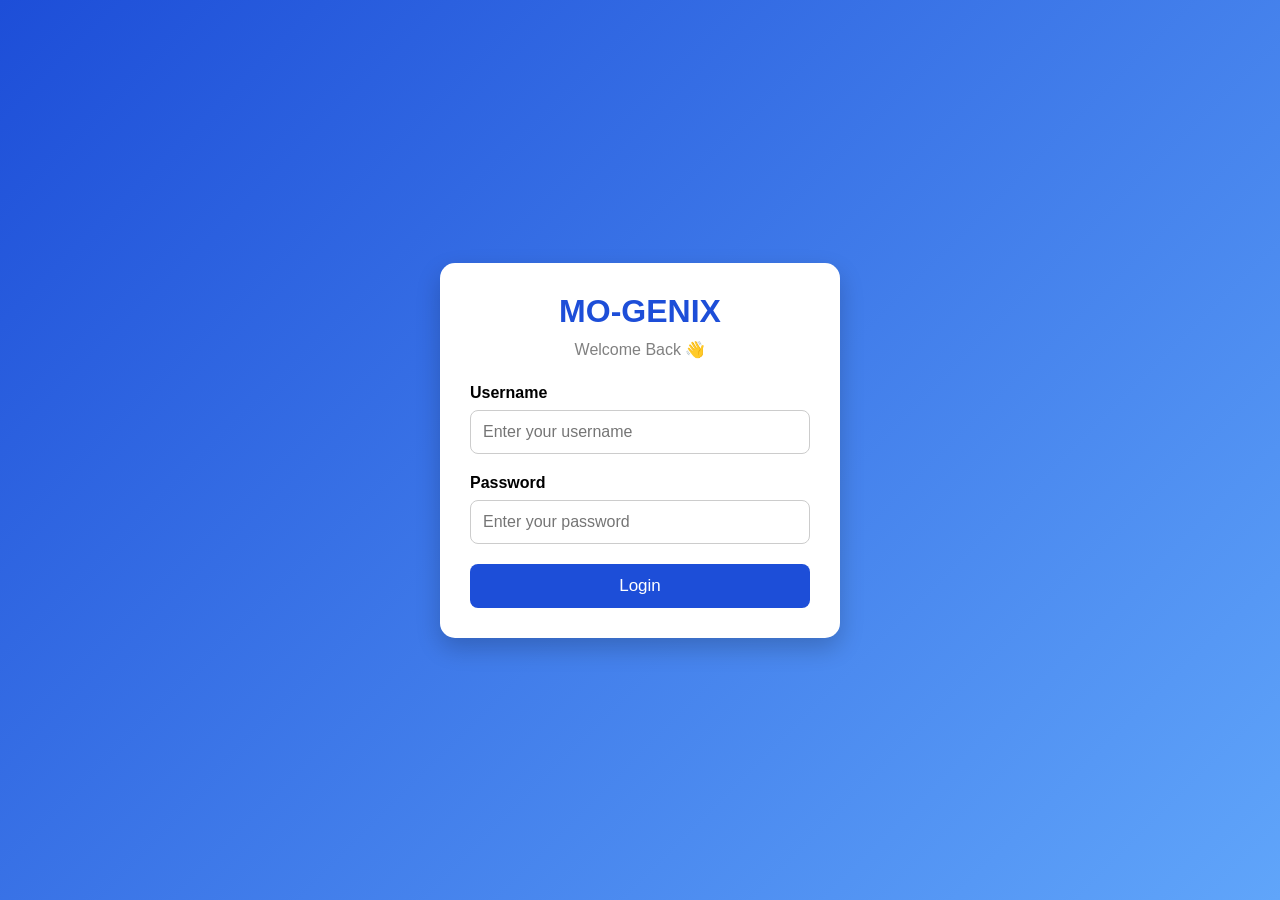
<file: index.html>
<!DOCTYPE html>
<html lang="en">

<head>

    <meta charset="UTF-8">

    <meta name="viewport" content="width=device-width, initial-scale=1.0">

    <title>Login</title>

    <link rel="stylesheet" href="MO1.CSS">

</head>

<body>

    <div class="login-container">

        <div class="login-box">

            <h1>MO-GENIX</h1>

            <p>Welcome Back 👋</p>

            <form id="loginForm">

                <label>Username</label>

                <input
                    type="text"
                    id="username"
                    placeholder="Enter your username"
                    required
                >

                <label>Password</label>

                <input
                    type="password"
                    id="password"
                    placeholder="Enter your password"
                    required
                >

                <button type="submit">
                    Login
                </button>

            </form>

        </div>

    </div>

    <script src="MO1.JS"></script>

</body>

</html>
</file>
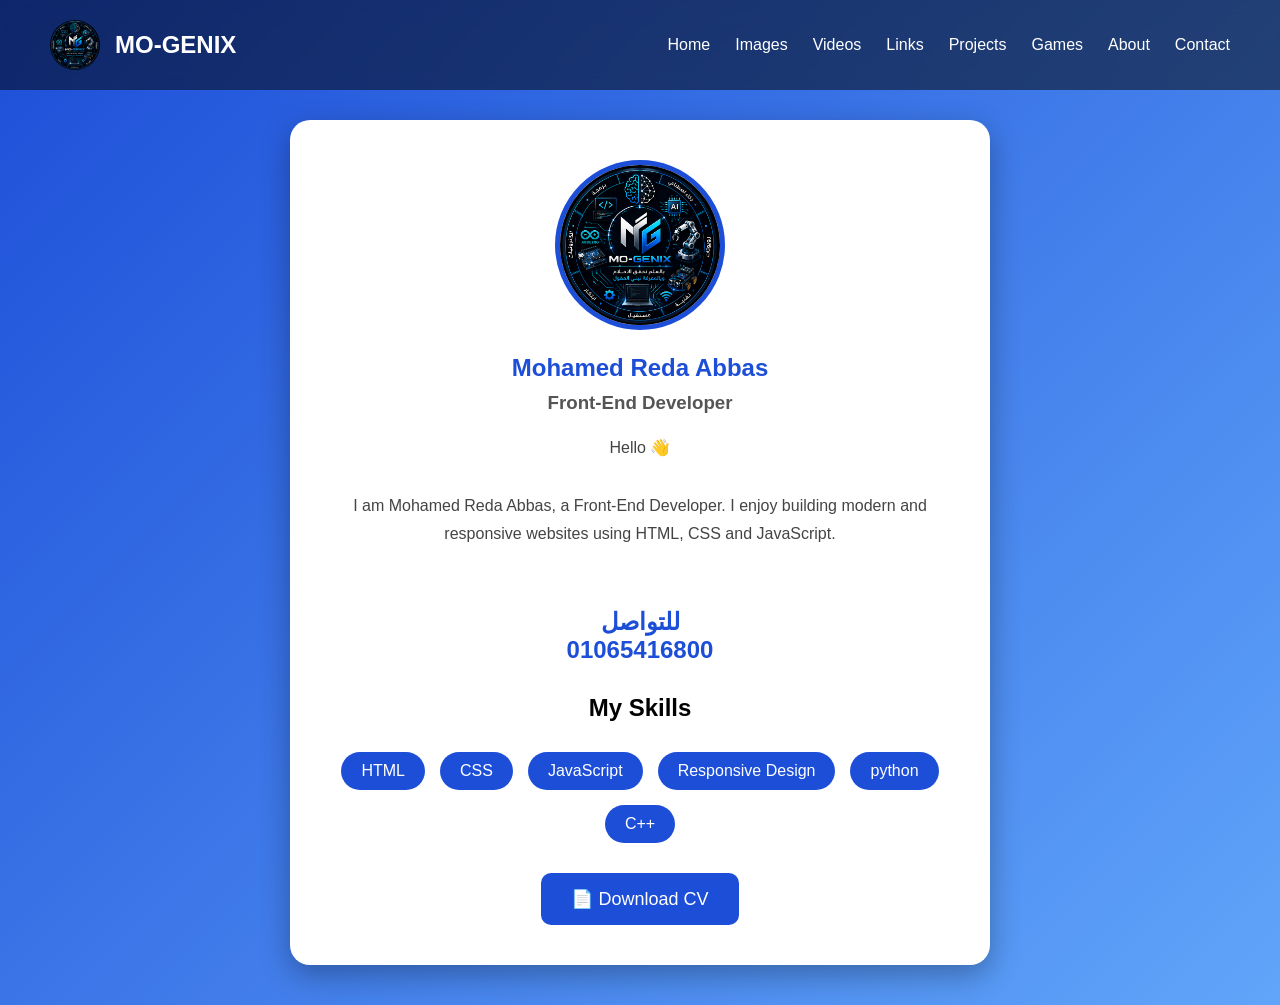
<file: ABOUT.HTML>
<!DOCTYPE html>
<html lang="en">

<head>

    <meta charset="UTF-8">
    <meta name="viewport" content="width=device-width, initial-scale=1.0">

    <title>About Me</title>

    <link rel="stylesheet" href="ABOUT.CSS">

</head>

<body>

    <nav class="navbar">

        <div class="logo">

            <img src="i3.png" alt="Logo" width="50">

            <h2>MO-GENIX</h2>

        </div>

        <div class="nav-links">

         <a href="HOME.HTML">Home</a>
    <a href="IMAGES.HTML">Images</a>
    <a href="VIDEOS.HTML">Videos</a>
    <a href="LINKS.HTML">Links</a>
    <a href="PROJECTS.HTML">Projects</a>
    <a href="GAMES.HTML">Games</a>
    <a href="ABOUT.HTML">About</a>
    <a href="CONTACT.HTML">Contact</a>


        </div>

    </nav>

    <section class="about">

        <div class="about-card">

            <img src="i3.png" alt="Profile">

            <h1>Mohamed Reda Abbas</h1>

            <h3>Front-End Developer</h3>

            <p>
                Hello 👋<br><br>

                I am Mohamed Reda Abbas, a Front-End Developer.
                I enjoy building modern and responsive websites
                using HTML, CSS and JavaScript.
                <br><br>
 
                <h1>للتواصل<br>  01065416800</h1>

            </p>

            <h2>My Skills</h2>

            <div class="skills">

                <span>HTML</span>
                <span>CSS</span>
                <span>JavaScript</span>
                <span>Responsive Design</span>
                <span>python</span>
                <span>C++</span>

            </div>

            <button id="cvBtn">
                📄 Download CV
            </button>

        </div>



    </section>

    <script src="ABOUT.JS"></script>

</body>

</html>
</file>
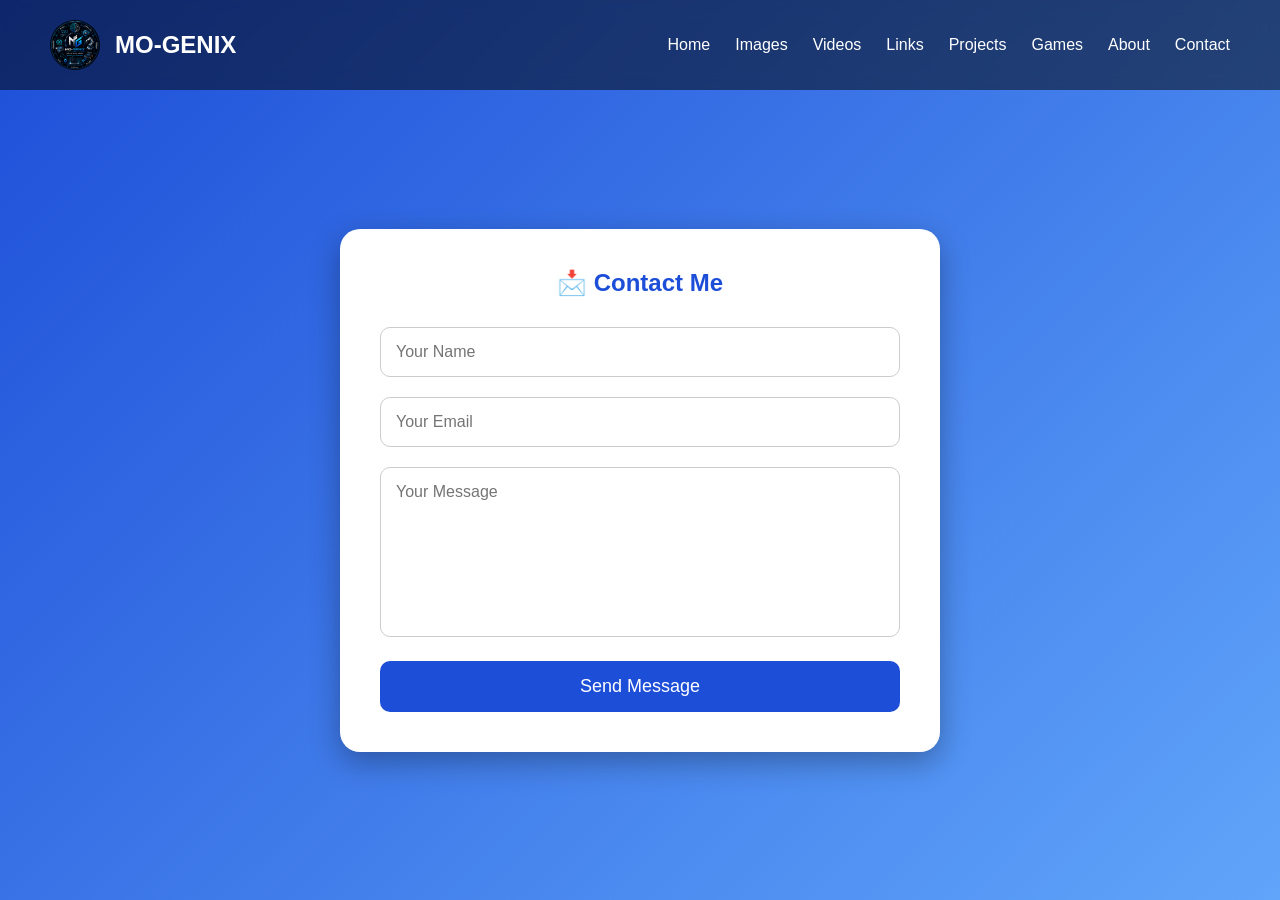
<file: CONTACT.HTML>
<!DOCTYPE html>
<html lang="en">

<head>

    <meta charset="UTF-8">
    <meta name="viewport" content="width=device-width, initial-scale=1.0">

    <title>Contact</title>

    <link rel="stylesheet" href="CONTACT.CSS">

</head>

<body>

<nav class="navbar">

    <div class="logo">

        <img src="i3.png" alt="Logo" width="50">

        <h2>MO-GENIX</h2>

    </div>

    <div class="nav-links">

         <a href="HOME.HTML">Home</a>
    <a href="IMAGES.HTML">Images</a>
    <a href="VIDEOS.HTML">Videos</a>
    <a href="LINKS.HTML">Links</a>
    <a href="PROJECTS.HTML">Projects</a>
    <a href="GAMES.HTML">Games</a>
    <a href="ABOUT.HTML">About</a>
    <a href="CONTACT.HTML">Contact</a>


    </div>

</nav>

<section class="contact">

    <div class="contact-box">

        <h1>📩 Contact Me</h1>

        <input type="text" placeholder="Your Name">

        <input type="email" placeholder="Your Email">

        <textarea placeholder="Your Message"></textarea>

        <button id="sendBtn">Send Message</button>

    </div>

</section>

<script src="CONTACT.JS"></script>

</body>

</html>
</file>
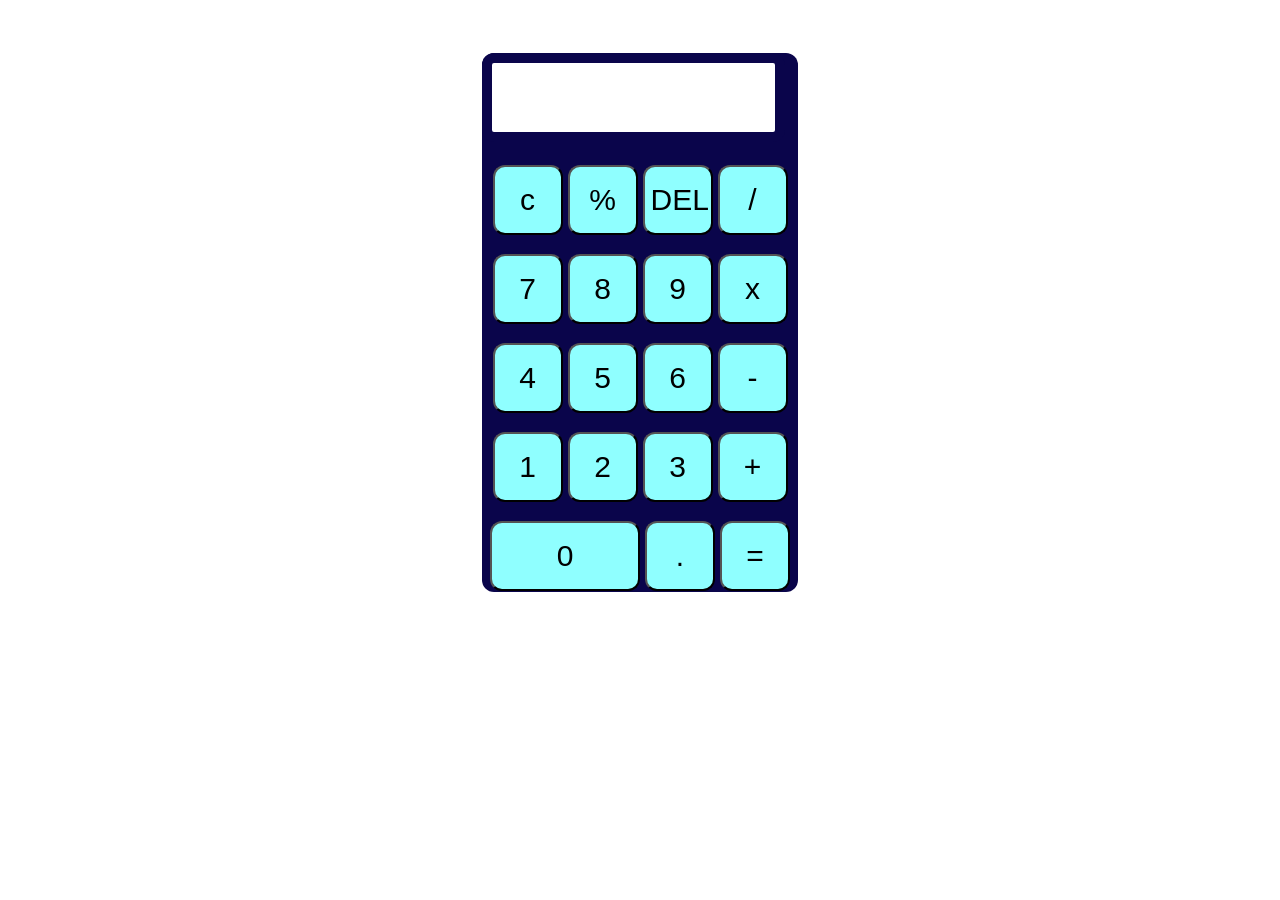
<file: cxz.html>
<!DOCTYPE html>
<html>
    <head>
        <title>
            الة حاسبة عبر الانتر نت 
        </title>

        <link rel="stylesheet" href="cxz.css">
    </head>
    <body>

<form>
<input type="text" id="display">
<br>

<div class="row">
<button type="button" id="btnC">c</button>
<button type="button" id="btnPercent">%</button>
<button  type="button" id="btnDLE">DEL</button>
<button type="button"  id="btndivide">/</button>
</div>
<br>

<div class="row">
<button type="button"  id="btn7">7</button>
<button  type="button" id="btn8">8</button>
<button  type="button" id="btn9">9</button>
<button  type="button" id="btnmultiply">x</button>
</div>
<br>

<div class="row">
<button type="button"  id="btn4">4</button>
<button  type="button" id="btn5">5</button>
<button type="button"  id="btn6">6</button>
<button  type="button" id="btnminus">-</button>
</div>
<br>

<div class="row">
<button type="button" id="btn1">1</button>
<button  type="button" id="btn2">2</button>
<button  type="button" id="btn3">3</button>
<button  type="button" id="btnplus">+</button>
</div>
<br>

<div class="row">
<button  type="button" id="btn0">0</button>
<button  type="button" id="btnDot">.</button>
<button  type="button" id="btnEqual">=</button>
</div>
</form>  

<script src="cxz.js"></script>
    </body>
</html>
</file>
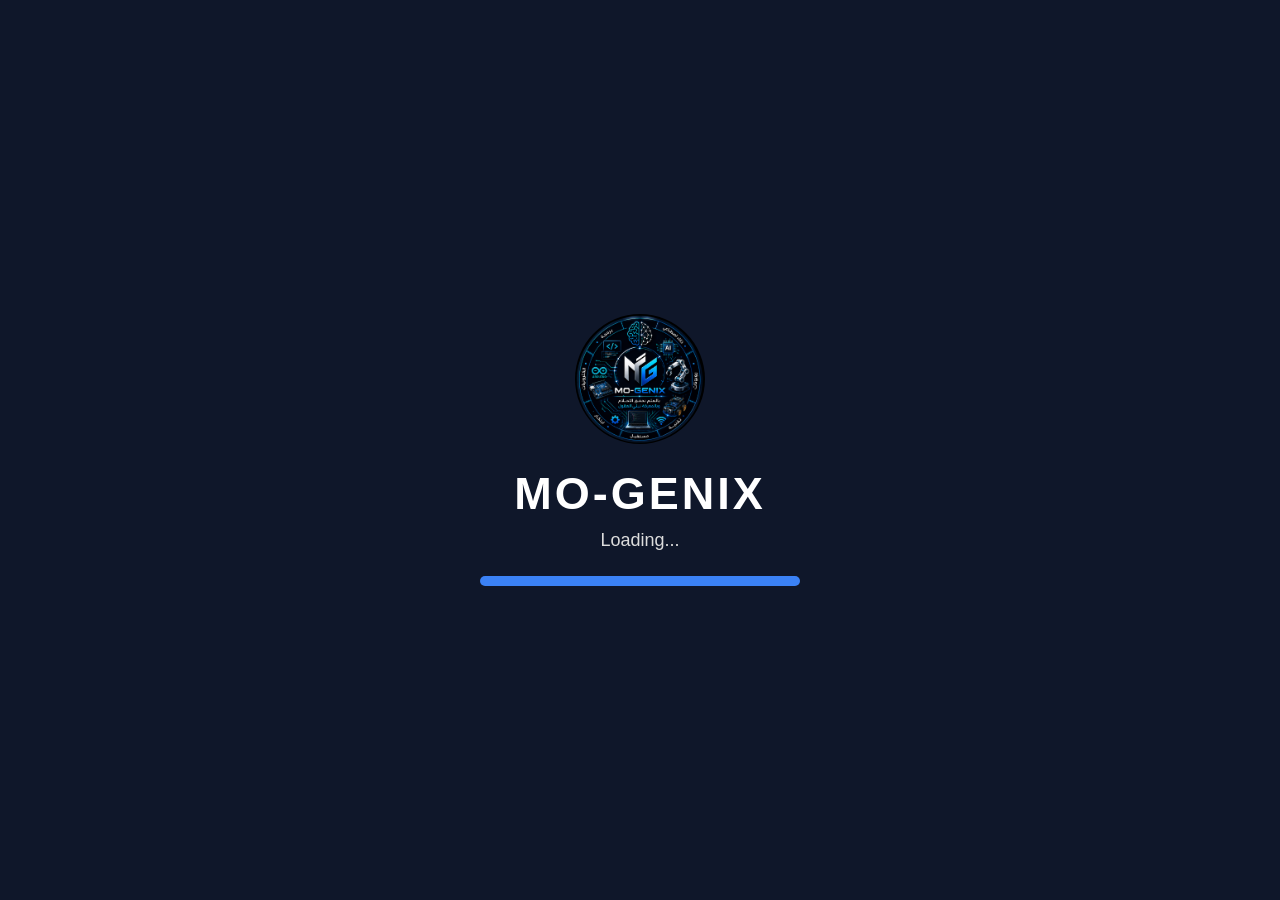
<file: HOME.HTML>
<!DOCTYPE html>
<html lang="en">

<head>
    <meta charset="UTF-8">
    <meta name="viewport" content="width=device-width, initial-scale=1.0">
    <title>Home</title>

    <link rel="stylesheet" href="HOME.CSS">
</head>

<body>


<div id="loader">

    <div class="loader-content">

        <img src="i3.png" alt="Logo" class="loader-logo">

        <h1>MO-GENIX</h1>

        <p>Loading...</p>

        <div class="loading-bar">

            <div class="loading-fill"></div>

        </div>

    </div>

</div>


    <nav class="navbar">

   <div class="logo">

    <img src="i3.png" alt="Logo">

    <h2>MO-GENIX</h2>

</div>

    <div class="nav-links">

    <a href="HOME.HTML">Home</a>
    <a href="IMAGES.HTML">Images</a>
    <a href="VIDEOS.HTML">Videos</a>
    <a href="LINKS.HTML">Links</a>
    <a href="PROJECTS.HTML">Projects</a>
    <a href="GAMES.HTML">Games</a>
    <a href="ABOUT.HTML">About</a>
    <a href="CONTACT.HTML">Contact</a>

    <button id="themeBtn">🌙</button>

</div>

</nav>

<div class="home">


    <audio id="welcomeAudio">
    <source src="WelcomeAudio.mp3" type="audio/mpeg">
</audio>


    <div class="overlay">

       <h1 id="welcomeText"></h1>

<h2 id="greeting"></h2>

<h3 id="clock"></h3>

<h3 id="date"></h3>

<p class="subtitle">
    Glad To See You Again ❤️
</p>

        <div class="home-buttons">

    <button id="imagesBtn">📷 Images</button>

    <button id="videosBtn">🎥 Videos</button>

    <button id="linksBtn">🔗 Links</button>

    <button id="projectsBtn">💻 Projects</button>

    <button id="gamesBtn">🎮 Games</button>

    <button id="aboutBtn">👤 About</button>

    <button id="contactBtn">📩 Contact</button>

</div>
    </div>

</div>


<button id="topBtn">⬆</button>


</body>

<script src="HOME.JS"></script>

</html>
</file>
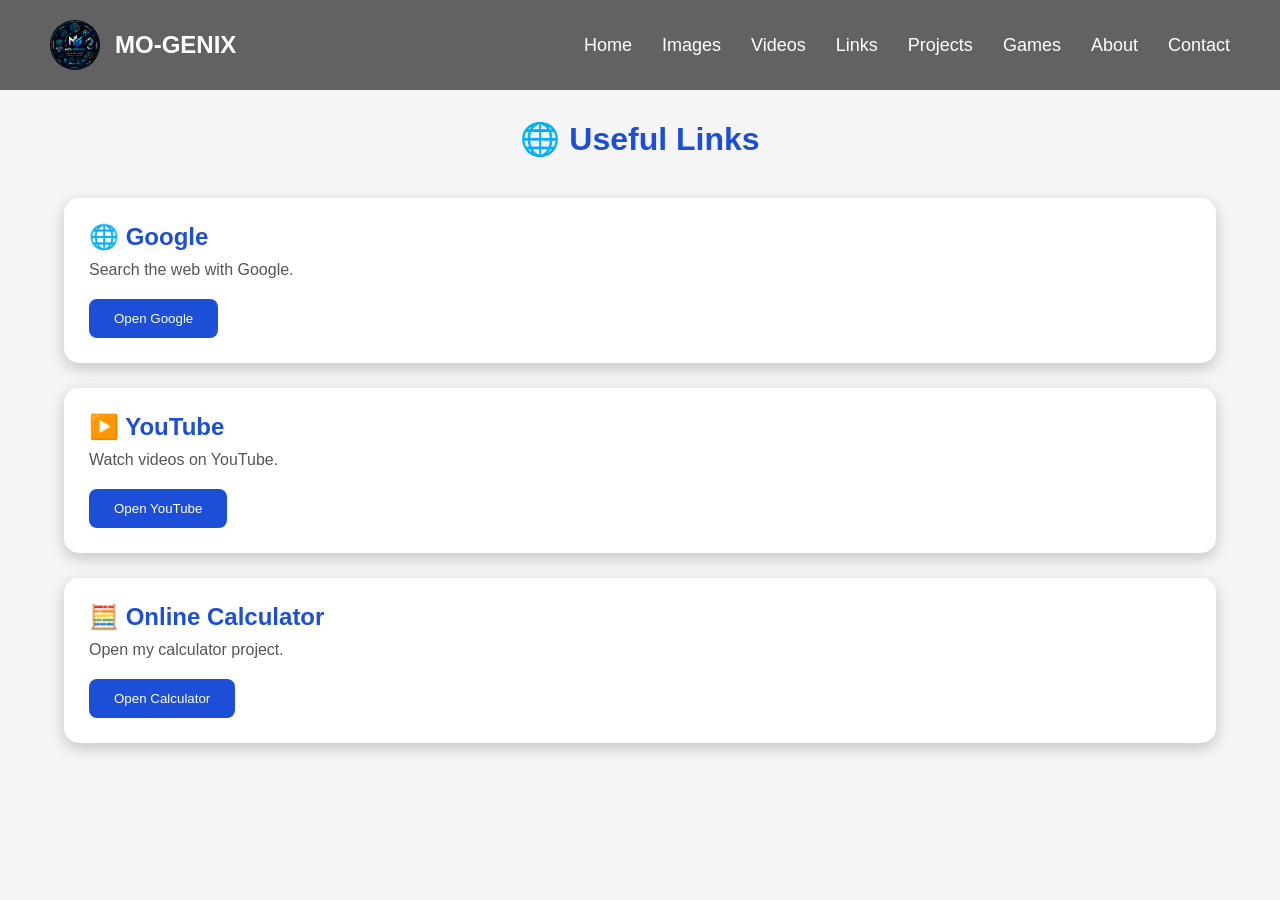
<file: LINKS.HTML>
<!DOCTYPE html>
<html lang="en">

<head>

    <meta charset="UTF-8">
    <meta name="viewport" content="width=device-width, initial-scale=1.0">
    <title>Links</title>

    <link rel="stylesheet" href="LINKS.CSS">

</head>

<body>

    <nav class="navbar">

    <div class="logo">

        <img src="i3.png" alt="Logo">

        <h2>MO-GENIX</h2>

    </div>

<div class="nav-links">

     <a href="HOME.HTML">Home</a>
    <a href="IMAGES.HTML">Images</a>
    <a href="VIDEOS.HTML">Videos</a>
    <a href="LINKS.HTML">Links</a>
    <a href="PROJECTS.HTML">Projects</a>
    <a href="GAMES.HTML">Games</a>
    <a href="ABOUT.HTML">About</a>
    <a href="CONTACT.HTML">Contact</a>

</div>
</nav>

<div class="links-container">

    <h1>🌐 Useful Links</h1>

    <div class="link-card">

        <h2>🌐 Google</h2>

        <p>Search the web with Google.</p>

        <a href="https://www.google.com" target="_blank">
            <button>Open Google</button>
        </a>

    </div>

    <div class="link-card">

        <h2>▶️ YouTube</h2>

        <p>Watch videos on YouTube.</p>

        <a href="https://www.youtube.com" target="_blank">
            <button>Open YouTube</button>
        </a>

    </div>

    <div class="link-card">

        <h2>🧮 Online Calculator</h2>

        <p>Open my calculator project.</p>

        <a href="cxz.html">
            <button>Open Calculator</button>
        </a>

    </div>

</div>

<script src="LINKS.JS"></script>


<audio id="welcomeAudio">
    <source src="WelcomeAudio.mp3" type="audio/mpeg">
</audio>

</body>

</html>
</file>
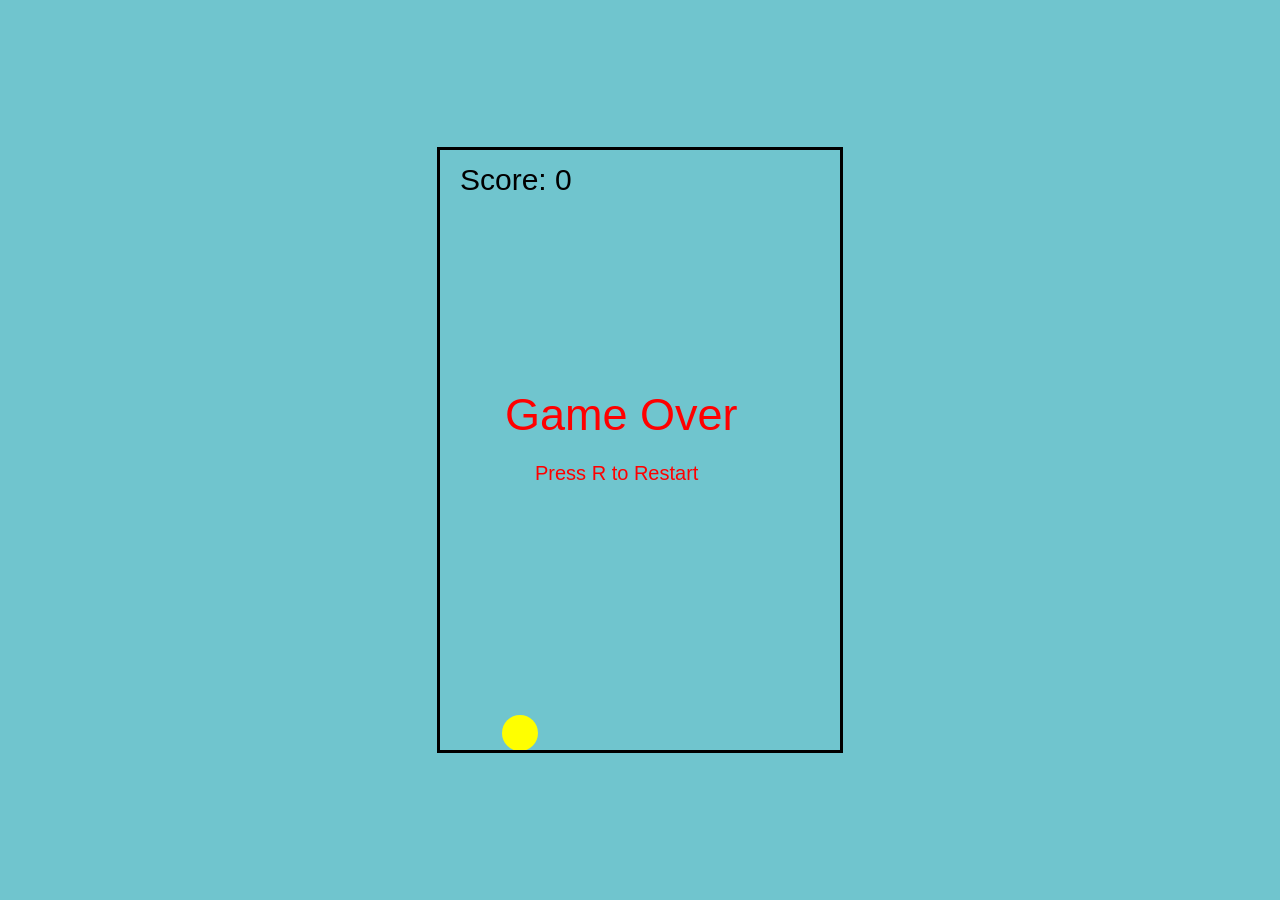
<file: MO2.html>
<!DOCTYPE html>
<html lang="ar">
<head>
    <meta charset="UTF-8">
    <meta name="viewport" content="width=device-width, initial-scale=1.0">
    <title>Flappy Bird</title>

    <link rel="stylesheet" href="MO2.css">
</head>
<body>

    <canvas id="game"></canvas>

    <script src="MO2.js"></script>

</body>
</html>
</file>
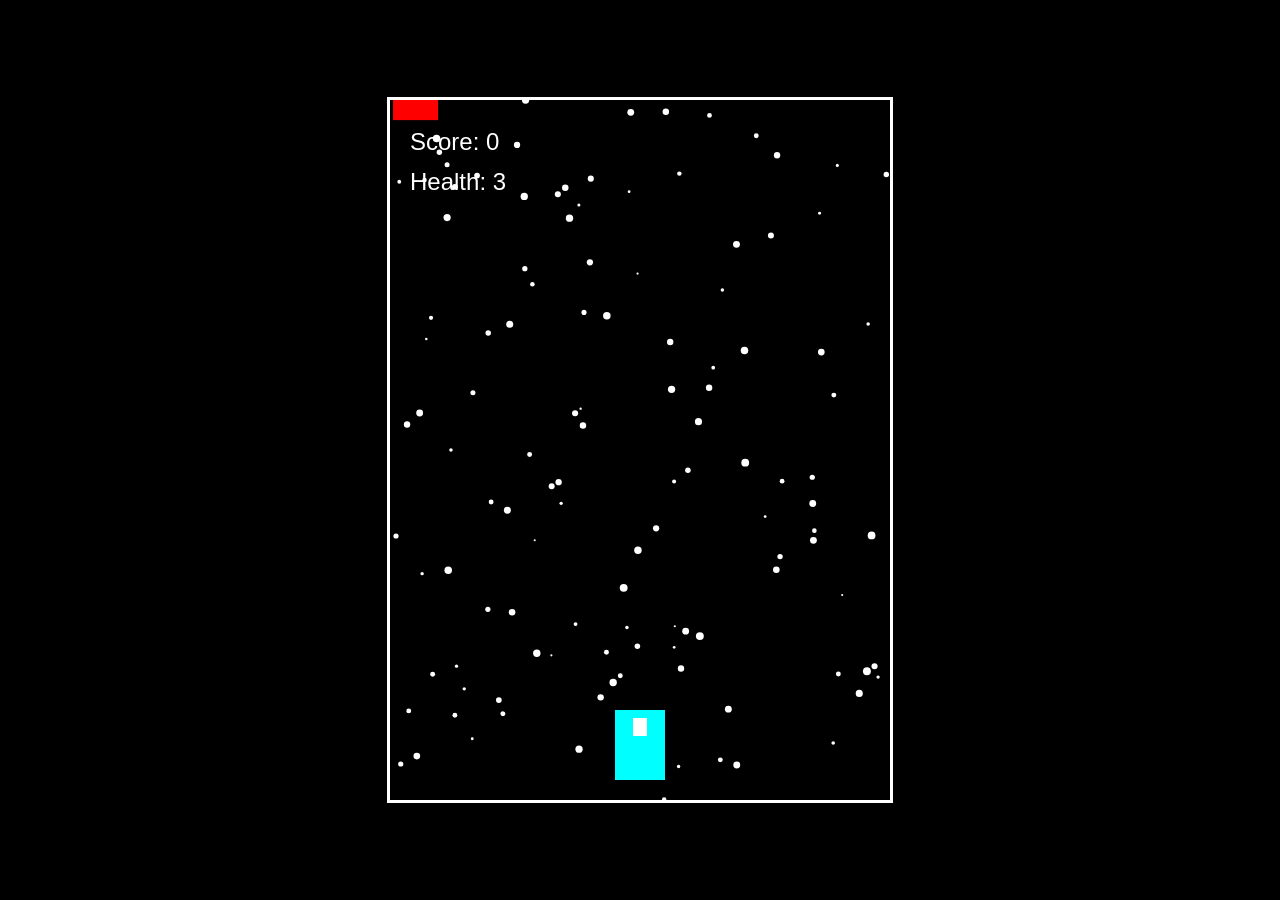
<file: play.html>
<!DOCTYPE html>
<html lang="en">
<head>
    <meta charset="UTF-8">
    <meta name="viewport" content="width=device-width, initial-scale=1.0">
    <title>Space Shooter</title>

    <link rel="stylesheet" href="play.css">
</head>
<body>

    <canvas id="game"></canvas>

    <script src="play.js"></script>

</body>
</html>
</file>
<file: MO1.CSS>
*{
    margin: 0;
    padding: 0;
    box-sizing: border-box;
    font-family: Arial, sans-serif;
}

body{
    margin: 0;
    padding: 0;
}

.login-container{
    width: 100%;
    height: 100vh;
    display: flex;
    justify-content: center;
    align-items: center;
    background: linear-gradient(135deg, #1d4ed8, #60a5fa);
}

.login-box{
    width: 400px;
    background: white;
    padding: 30px;
    border-radius: 15px;
    box-shadow: 0 10px 25px rgba(0,0,0,0.2);
}

.login-box h1{
    text-align: center;
    color: #1d4ed8;
    margin-bottom: 10px;
}

.login-box p{
    text-align: center;
    color: gray;
    margin-bottom: 25px;
}

.login-box label{
    display: block;
    font-weight: bold;
    margin-bottom: 8px;
}

.login-box input{
    width: 100%;
    padding: 12px;
    margin-bottom: 20px;
    border: 1px solid #ccc;
    border-radius: 8px;
    font-size: 16px;
}

.login-box input:focus{
    outline: none;
    border-color: #1d4ed8;
}

.login-box button{
    width: 100%;
    padding: 12px;
    background: #1d4ed8;
    color: white;
    border: none;
    border-radius: 8px;
    font-size: 17px;
    cursor: pointer;
    transition: 0.3s;
}

.login-box button:hover{
    background: #153eaa;
}
</file>
<file: ABOUT.CSS>
*{
    margin:0;
    padding:0;
    box-sizing:border-box;
    font-family:Arial,sans-serif;
}

body{
    background:linear-gradient(135deg,#1d4ed8,#60a5fa);
    min-height:100vh;
}

/* ================= NAVBAR ================= */

.navbar{
    position:fixed;
    top:0;
    left:0;
    width:100%;
    padding:20px 50px;
    background:rgba(0,0,0,.5);
    backdrop-filter:blur(10px);

    display:flex;
    justify-content:space-between;
    align-items:center;

    z-index:1000;
}

.logo{
    display:flex;
    align-items:center;
    gap:15px;
}

.logo img{
    width:50px;
    height:50px;
    border-radius:50%;
    object-fit:cover;
}

.logo h2{
    color:white;
}

.nav-links{
    display:flex;
    gap:25px;
    flex-wrap:wrap;
}

.nav-links a{
    color:white;
    text-decoration:none;
    transition:.3s;
}

.nav-links a:hover{
    color:#60a5fa;
}

/* ================= ABOUT ================= */

.about{
    display:flex;
    justify-content:center;
    align-items:center;
    min-height:100vh;
    padding:120px 20px 40px;
}

.about-card{
    width:700px;
    background:white;
    border-radius:20px;
    padding:40px;
    text-align:center;
    box-shadow:0 10px 30px rgba(0,0,0,.3);
}

.about-card img{
    width:170px;
    height:170px;
    border-radius:50%;
    object-fit:cover;
    margin-bottom:20px;
    border:5px solid #1d4ed8;
}

.about-card h1{
    color:#1d4ed8;
    margin-bottom:10px;
}

.about-card h3{
    color:#555;
    margin-bottom:20px;
}

.about-card p{
    line-height:1.8;
    color:#444;
    margin-bottom:30px;
}

.skills{
    display:flex;
    justify-content:center;
    flex-wrap:wrap;
    gap:15px;
    margin:30px 0;
}

.skills span{
    background:#1d4ed8;
    color:white;
    padding:10px 20px;
    border-radius:30px;
    transition:.3s;
}

.skills span:hover{
    transform:scale(1.08);
    background:#153eaa;
}

#cvBtn{
    padding:15px 30px;
    border:none;
    border-radius:10px;
    background:#1d4ed8;
    color:white;
    cursor:pointer;
    font-size:18px;
    transition:.3s;
}

#cvBtn:hover{
    transform:scale(1.08);
    background:#153eaa;
}

/* ================= MOBILE ================= */

@media(max-width:768px){

    .navbar{
        flex-direction:column;
        padding:15px;
        gap:15px;
    }

    .nav-links{
        justify-content:center;
        gap:15px;
    }

    .about-card{
        width:95%;
        padding:25px;
    }

    .about-card img{
        width:130px;
        height:130px;
    }

}







button:hover{

    transform:translateY(-4px);

    box-shadow:0 10px 25px rgba(0,0,0,.3);

}
</file>
<file: CONTACT.CSS>
*{
    margin:0;
    padding:0;
    box-sizing:border-box;
    font-family:Arial,sans-serif;
}

body{
    background:linear-gradient(135deg,#1d4ed8,#60a5fa);
    min-height:100vh;
}

/* ================= NAVBAR ================= */

.navbar{
    position:fixed;
    top:0;
    left:0;
    width:100%;
    padding:20px 50px;
    background:rgba(0,0,0,.5);
    backdrop-filter:blur(10px);

    display:flex;
    justify-content:space-between;
    align-items:center;

    z-index:1000;
}

.logo{
    display:flex;
    align-items:center;
    gap:15px;
}

.logo img{
    width:50px;
    height:50px;
    border-radius:50%;
    object-fit:cover;
}

.logo h2{
    color:white;
}

.nav-links{
    display:flex;
    gap:25px;
    flex-wrap:wrap;
}

.nav-links a{
    color:white;
    text-decoration:none;
    transition:.3s;
}

.nav-links a:hover{
    color:#60a5fa;
}

/* ================= CONTACT ================= */

.contact{
    display:flex;
    justify-content:center;
    align-items:center;
    min-height:100vh;
    padding:120px 20px 40px;
}

.contact-box{
    width:600px;
    background:white;
    border-radius:20px;
    padding:40px;
    box-shadow:0 10px 30px rgba(0,0,0,.3);
}

.contact-box h1{
    text-align:center;
    color:#1d4ed8;
    margin-bottom:30px;
}

.contact-box input,
.contact-box textarea{
    width:100%;
    padding:15px;
    margin-bottom:20px;
    border:1px solid #ccc;
    border-radius:10px;
    font-size:16px;
}

.contact-box textarea{
    height:170px;
    resize:none;
}

.contact-box button{
    width:100%;
    padding:15px;
    border:none;
    border-radius:10px;
    background:#1d4ed8;
    color:white;
    font-size:18px;
    cursor:pointer;
    transition:.3s;
}

.contact-box button:hover{
    background:#153eaa;
    transform:scale(1.03);
}

/* ================= MOBILE ================= */

@media(max-width:768px){

    .navbar{
        flex-direction:column;
        padding:15px;
        gap:15px;
    }

    .nav-links{
        justify-content:center;
        gap:15px;
    }

    .contact-box{
        width:95%;
        padding:25px;
    }

}








button:hover{

    transform:translateY(-4px);

    box-shadow:0 10px 25px rgba(0,0,0,.3);

}
</file>
<file: cxz.css>
body{
    display: flex;
    justify-content: center;
    align-items: center;
    height: 100;
}
form{
    margin-top: 45px;
    background-color: rgb(10, 5, 75);
    width: 25%;


}
input{
    display: block;
    width: 80%;
    padding: 5px;
    margin-bottom: 5px;
    border: 10px solid rgb(10, 5, 75);
    border-radius: 12px;
     padding: 12px 15px;
     font-size: 40px;
}
button{
     margin-bottom: 1px;
}
button{
color: #000000;
background-color: rgb(143, 255, 255);
}
button{
    width: 70px;
    height: 70px;
    font-size: 30px;
}

.row{
    display: flex;
    justify-content: center;
    gap: 5px;
}
button:hover{
    background-color: #153eaa;
}
#btn0{
     width: 150px;
    height: 70px;
}
button{
    border-radius: 12px;
}
form{
     border-radius: 12px;
}
</file>
<file: HOME.CSS>
*{
    margin: 0;
    padding: 0;
    box-sizing: border-box;
    font-family: Arial, sans-serif;
}

body{
    overflow-x: hidden;
}

.home{
    width:100%;
    min-height:100vh;
    background-image:url("i14.png");
    background-size:cover;
    background-position:center;
    background-repeat:no-repeat;
}

.overlay{
    width:100%;
    min-height:100vh;
    padding: 120px 20px 50px;
    background:rgba(0,0,0,.6);

    display:flex;
    flex-direction:column;
    justify-content:center;
    align-items:center;
}

#welcomeText{
    color:white;
    font-size:60px;
    margin-bottom:15px;
    text-shadow:0 0 15px black;
}

.subtitle{
    color:white;
    font-size:25px;
    margin-bottom:40px;
}

.home-buttons{
    display:grid;
    grid-template-columns:repeat(2,250px);
    gap:20px;
    justify-content:center;
}

.home-buttons button{
    padding:18px;
    border:none;
    border-radius:12px;
    background:#1d4ed8;
    color:white;
    font-size:20px;
    cursor:pointer;
    transition:.3s;
    box-shadow:0 5px 15px rgba(0,0,0,.3);
}

.home-buttons button:hover{
    transform:translateY(-5px) scale(1.05);
    background:#2563eb;
}
.home-buttons button:hover{
    transform:scale(1.08);
    background:#2563eb;
}







 #greeting{
    animation:fadeDown 1.3s;
    color:#FFD700 !important;
    font-size:32px;
    margin-bottom:12px;
    text-shadow:2px 2px 8px #000;
}

#clock{
    animation:fadeDown 1.5s;
    color:#00FFFF !important;
    font-size:30px;
    font-weight:bold;
    margin-bottom:10px;
    text-shadow:2px 2px 8px #000;
}

#date{
    animation:fadeDown 1.7s;
    color:#FFFFFF !important;
    font-size:24px;
    margin-bottom:25px;
    text-shadow:2px 2px 8px #000;
}








/* ================= NAVBAR ================= */

.navbar{
    animation:fadeDown 1s;
    position:fixed;
    top:0;
    left:0;
    width:100%;
    padding:20px 50px;
    background:rgba(0,0,0,.5);
    backdrop-filter:blur(10px);

    display:flex;
    justify-content:space-between;
    align-items:center;

    z-index:1000;
}

.navbar h2{
    color:white;
}

.nav-links{
    display:flex;
    gap:30px;
}

.nav-links a{
    color:white;
    text-decoration:none;
    font-size:18px;
    transition:.3s;
}

.nav-links a:hover{
    color:#60a5fa;
}


.logo{
    display:flex;
    align-items:center;
    gap:15px;
}

.logo img{
    width:50px;
    height:50px;
    border-radius:50%;
    object-fit:cover;
}

.logo h2{
    color:white;
    font-size:28px;
}


/* ================= MOBILE ================= */

@media (max-width: 768px){

    .navbar{
        flex-direction:column;
        padding:15px;
        gap:15px;
    }

    .logo{
        justify-content:center;
    }

    .nav-links{
        flex-wrap:wrap;
        justify-content:center;
        gap:15px;
    }

    #welcomeText{
        animation:fadeDown 1s;
        font-size:35px;
        text-align:center;
        padding:0 15px;
    }

  

    .subtitle{
        animation:fadeDown 2s;
        font-size:18px;
        text-align:center;
        padding:0 15px;
    }

    .home-buttons{
        animation:fadeDown 2.3s;
    display:grid;
    grid-template-columns:1fr;
    width:90%;
}

.home-buttons button{
    width:100%;
}

}


/* ================= LOADING SCREEN ================= */

#loader{
    position:fixed;
    top:0;
    left:0;
    width:100%;
    height:100%;
    background:#0f172a;
    display:flex;
    justify-content:center;
    align-items:center;
    z-index:99999;
    transition:opacity .8s;
}

.loader-content{
    text-align:center;
}

.loader-logo{
    width:130px;
    height:130px;
    border-radius:50%;
    object-fit:cover;
    margin-bottom:20px;
    animation:logoSpin 2s infinite linear;
}

.loader-content h1{
    color:white;
    font-size:45px;
    margin-bottom:10px;
    letter-spacing:3px;
}

.loader-content p{
    color:#ddd;
    margin-bottom:25px;
    font-size:18px;
}

.loading-bar{
    width:320px;
    height:10px;
    background:#334155;
    border-radius:30px;
    overflow:hidden;
}

.loading-fill{
    width:0%;
    height:100%;
    background:#3b82f6;
    animation:loading 2s forwards;
}

@keyframes loading{

    from{
        width:0%;
    }

    to{
        width:100%;
    }

}

@keyframes logoSpin{

    from{
        transform:rotate(0deg);
    }

    to{
        transform:rotate(360deg);
    }

}


/* ================= DARK MODE ================= */

#themeBtn{

    padding:10px 15px;

    border:none;

    border-radius:8px;

    background:#1d4ed8;

    color:white;

    cursor:pointer;

    font-size:20px;

    transition:.3s;

}

#themeBtn:hover{

    background:#2563eb;

    transform:scale(1.1);

}

/* الوضع الليلي */

.dark-mode{

    background:#111827 !important;

    color:white !important;

}

.dark-mode .overlay{

    background:rgba(0,0,0,.75);

}

.dark-mode .navbar{

    background:rgba(15,23,42,.9);

}

.dark-mode .home-buttons button{

    background:#374151;

}

.dark-mode .home-buttons button:hover{

    background:#4b5563;

}

.dark-mode .subtitle{

    color:#ddd;

}

.dark-mode .card{

    background:rgba(255,255,255,.08);

}


/* ================= BACK TO TOP ================= */

#topBtn{

    position:fixed;

    bottom:30px;
    right:30px;

    width:55px;
    height:55px;

    border:none;

    border-radius:50%;

    background:#1d4ed8;

    color:white;

    font-size:24px;

    cursor:pointer;

    display:none;

    transition:.3s;

    z-index:999;

    box-shadow:0 5px 20px rgba(0,0,0,.4);

}

#topBtn:hover{

    transform:scale(1.1);

    background:#2563eb;

}


/* ================= ANIMATIONS ================= */

@keyframes fadeUp{

    from{

        opacity:0;

        transform:translateY(40px);

    }

    to{

        opacity:1;

        transform:translateY(0);

    }

}

@keyframes fadeDown{

    from{

        opacity:0;

        transform:translateY(-40px);

    }

    to{

        opacity:1;

        transform:translateY(0);

    }

}






button:hover{

    transform:translateY(-4px);

    box-shadow:0 10px 25px rgba(0,0,0,.3);

}








.nav-links a{

    position:relative;

}









.nav-links a::after{

    content:"";

    position:absolute;

    left:0;

    bottom:-5px;

    width:0;

    height:2px;

    background:#60a5fa;

    transition:.4s;

}

.nav-links a:hover::after{

    width:100%;

}
</file>
<file: LINKS.CSS>
*{
    margin:0;
    padding:0;
    box-sizing:border-box;
    font-family:Arial,sans-serif;
}

body{
    background:#f5f5f5;
}

/* ================= NAVBAR ================= */

.navbar{
    position:fixed;
    top:0;
    left:0;
    width:100%;
    padding:20px 50px;
    background:rgba(0,0,0,.6);
    backdrop-filter:blur(10px);
    display:flex;
    justify-content:space-between;
    align-items:center;
    z-index:1000;
}

.logo{
    display:flex;
    align-items:center;
    gap:15px;
}

.logo img{
    width:50px;
    height:50px;
    border-radius:50%;
    object-fit:cover;
}

.logo h2{
    color:white;
}

.nav-links{
    display:flex;
    gap:30px;
}

.nav-links a{
    color:white;
    text-decoration:none;
    font-size:18px;
    transition:.3s;
}

.nav-links a:hover{
    color:#60a5fa;
}

/* ================= LINKS ================= */

.links-container{
    width:90%;
    margin:120px auto 40px;
}

.links-container h1{
    text-align:center;
    color:#1d4ed8;
    margin-bottom:40px;
}

.link-card{
    background:white;
    padding:25px;
    border-radius:15px;
    margin-bottom:25px;
    box-shadow:0 5px 15px rgba(0,0,0,.2);
    transition:.3s;
}

.link-card:hover{
    transform:translateY(-5px);
}

.link-card h2{
    color:#1d4ed8;
    margin-bottom:10px;
}

.link-card p{
    margin-bottom:20px;
    color:#555;
}

.link-card button{
    padding:12px 25px;
    border:none;
    border-radius:8px;
    background:#1d4ed8;
    color:white;
    cursor:pointer;
    transition:.3s;
}

.link-card button:hover{
    background:#153eaa;
}


/* ================= MOBILE ================= */

@media (max-width:768px){

    .navbar{
        flex-direction:column;
        padding:15px;
        gap:15px;
    }

    .nav-links{
        flex-wrap:wrap;
        justify-content:center;
        gap:15px;
    }

    .links-container{
        width:95%;
    }

}









button:hover{

    transform:translateY(-4px);

    box-shadow:0 10px 25px rgba(0,0,0,.3);

}
</file>
<file: MO2.css>
*{
    margin:0;
    padding:0;
    box-sizing:border-box;
}

body{
    display:flex;
    justify-content:center;
    align-items:center;
    height:100vh;
    background:#70c5ce;
}

canvas{
    border:3px solid black;
}
</file>
<file: play.css>
*{
    margin:0;
    padding:0;
    box-sizing:border-box;
}

body{
    display:flex;
    justify-content:center;
    align-items:center;
    height:100vh;
    background:black;
    overflow:hidden;
}

canvas{
    border:3px solid white;
}
</file>
